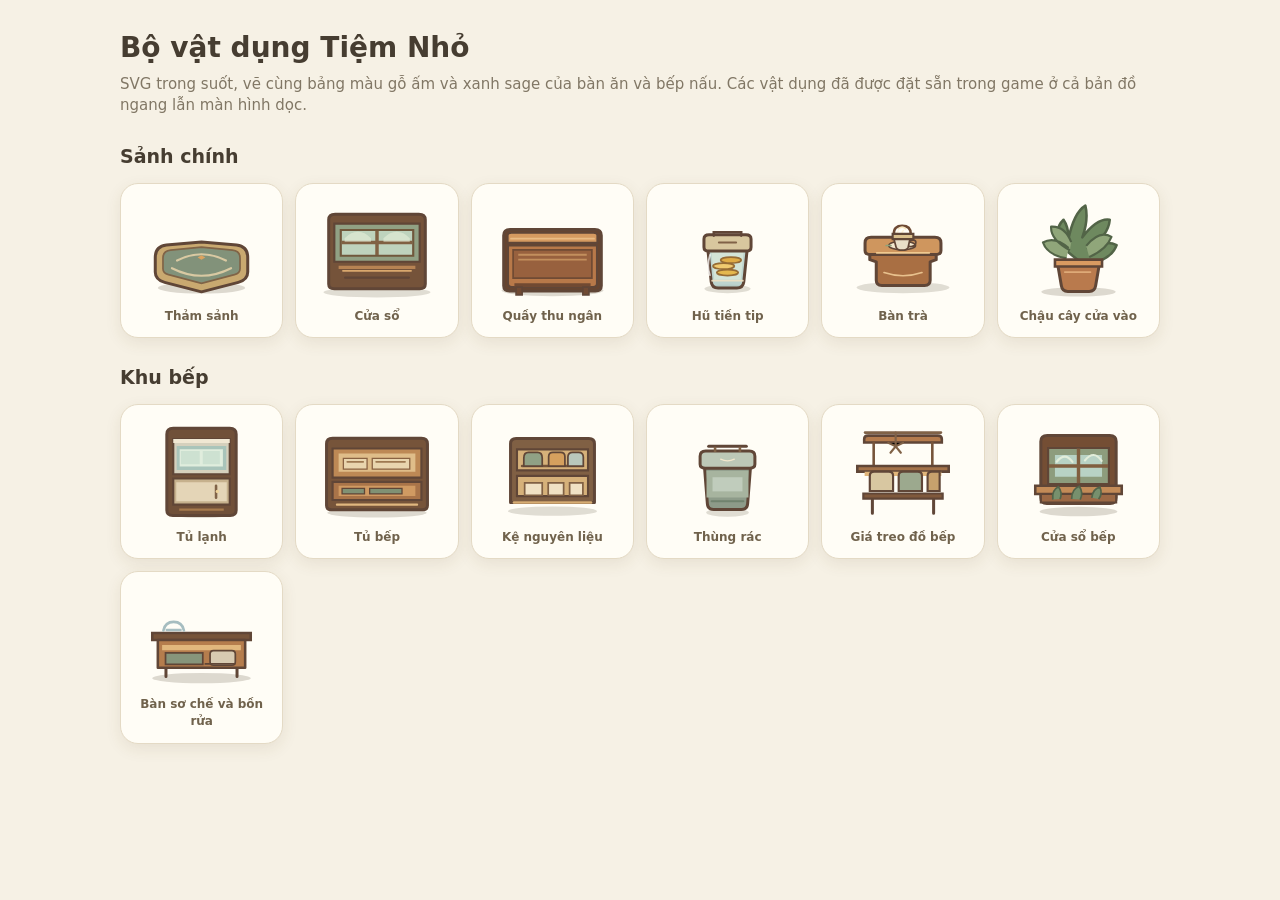
<file: assets/scene-props/index.html>
<!doctype html>
<html lang="vi">
<head>
  <meta charset="utf-8" />
  <meta name="viewport" content="width=device-width,initial-scale=1" />
  <title>Bộ vật dụng Tiệm Nhỏ</title>
  <style>
    * { box-sizing: border-box; }
    body { margin: 0; padding: 28px; color: #463d31; background: #f6f1e5; font: 15px/1.45 system-ui, sans-serif; }
    main { width: min(1040px, 100%); margin: auto; }
    h1 { margin: 0 0 5px; font-size: 28px; }
    p { margin: 0 0 24px; color: #817765; }
    h2 { margin: 26px 0 12px; font-size: 19px; }
    .grid { display: grid; grid-template-columns: repeat(auto-fill, minmax(150px,1fr)); gap: 12px; }
    figure { display: grid; min-height: 154px; margin: 0; padding: 12px; place-items: center; border: 1px solid #e4dac5; border-radius: 18px; background: #fffdf6; box-shadow: 0 5px 16px #5e492318; }
    img { width: 100%; height: 112px; object-fit: contain; }
    figcaption { align-self: end; color: #70624c; font-size: 12px; font-weight: 750; text-align: center; }
    @media(max-width:480px) { body { padding: 16px; } .grid { grid-template-columns: repeat(2,minmax(0,1fr)); } }
  </style>
</head>
<body><main>
  <h1>Bộ vật dụng Tiệm Nhỏ</h1>
  <p>SVG trong suốt, vẽ cùng bảng màu gỗ ấm và xanh sage của bàn ăn và bếp nấu. Các vật dụng đã được đặt sẵn trong game ở cả bản đồ ngang lẫn màn hình dọc.</p>
  <h2>Sảnh chính</h2><section class="grid">
    <figure><img src="foyer-rug.svg" alt="Thảm sảnh"/><figcaption>Thảm sảnh</figcaption></figure>
    <figure><img src="wall-window.svg" alt="Cửa sổ gỗ"/><figcaption>Cửa sổ</figcaption></figure>
    <figure><img src="hall-service-desk.svg" alt="Quầy thu ngân"/><figcaption>Quầy thu ngân</figcaption></figure>
    <figure><img src="tip-jar.svg" alt="Hũ tiền tip"/><figcaption>Hũ tiền tip</figcaption></figure>
    <figure><img src="tea-table.svg" alt="Bàn trà"/><figcaption>Bàn trà</figcaption></figure>
    <figure><img src="entry-planter.svg" alt="Chậu cây"/><figcaption>Chậu cây cửa vào</figcaption></figure>
  </section>
  <h2>Khu bếp</h2><section class="grid">
    <figure><img src="kitchen-refrigerator.svg" alt="Tủ lạnh"/><figcaption>Tủ lạnh</figcaption></figure>
    <figure><img src="kitchen-wall-cabinet.svg" alt="Tủ bếp"/><figcaption>Tủ bếp</figcaption></figure>
    <figure><img src="kitchen-ingredient-shelf.svg" alt="Kệ nguyên liệu"/><figcaption>Kệ nguyên liệu</figcaption></figure>
    <figure><img src="kitchen-waste-bin.svg" alt="Thùng rác"/><figcaption>Thùng rác</figcaption></figure>
    <figure><img src="kitchen-hanging-rack.svg" alt="Giá treo dụng cụ"/><figcaption>Giá treo đồ bếp</figcaption></figure>
    <figure><img src="kitchen-window.svg" alt="Cửa sổ bếp"/><figcaption>Cửa sổ bếp</figcaption></figure>
    <figure><img src="kitchen-prep-sink.svg" alt="Bồn sơ chế"/><figcaption>Bàn sơ chế và bồn rửa</figcaption></figure>
  </section>
</main></body></html>
</file>
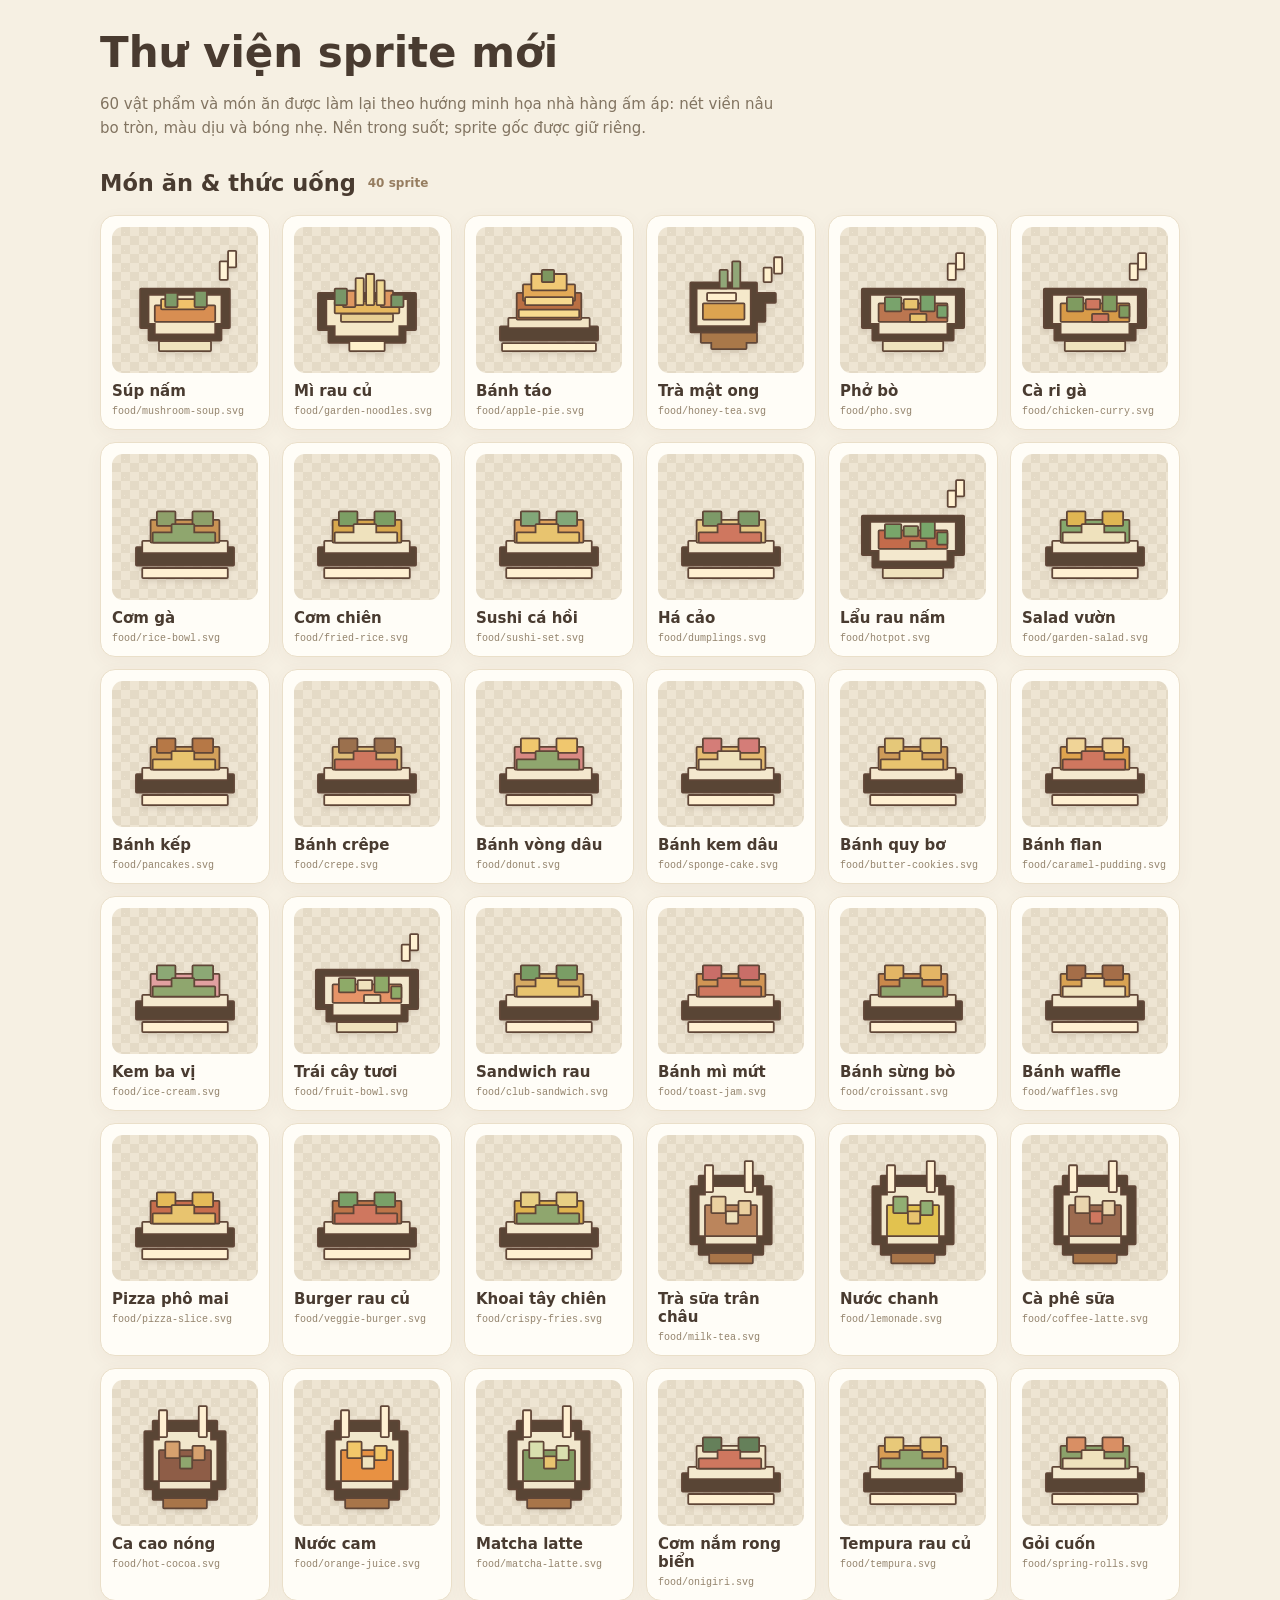
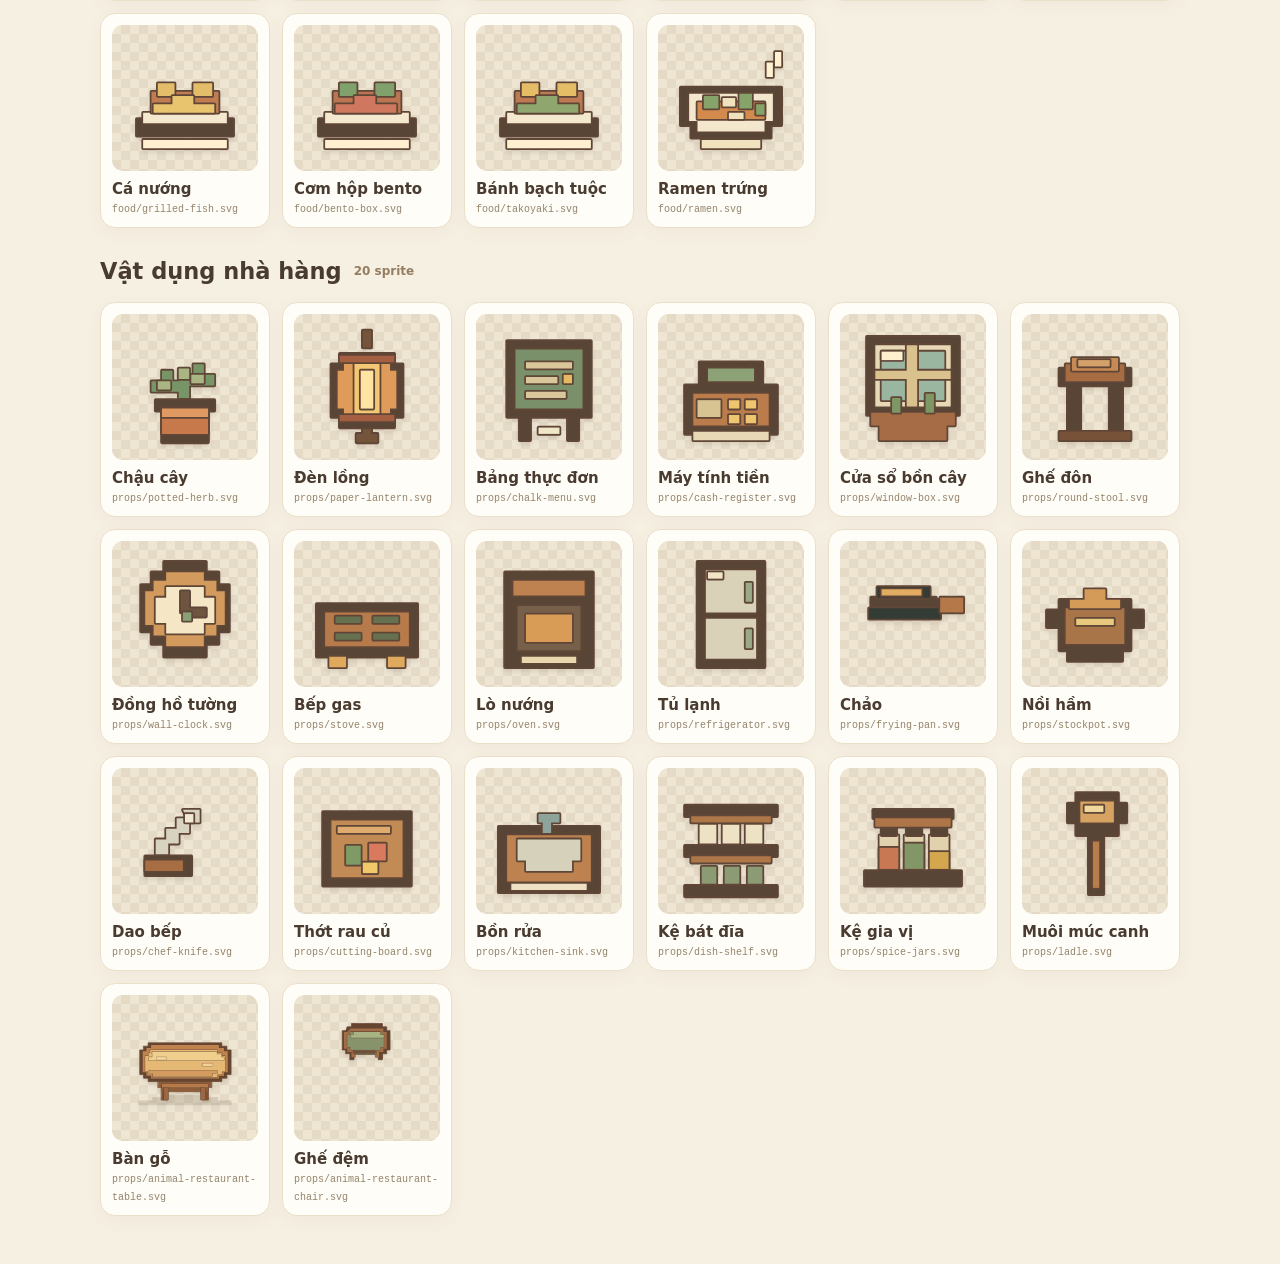
<file: assets/sprite-library-ghibli/index.html>
<!doctype html><html lang="vi"><meta charset="utf-8"><meta name="viewport" content="width=device-width,initial-scale=1"><title>Thư viện sprite — nét minh họa ấm</title><style>*{box-sizing:border-box}body{margin:0;background:#f6f0e3;color:#493b30;font:15px system-ui,Segoe UI,sans-serif}.wrap{max-width:1120px;margin:auto;padding:28px 20px 48px}h1{font-size:clamp(28px,5vw,42px);margin:0}header p{color:#827461;line-height:1.6;max-width:680px}section{margin-top:30px}h2{display:flex;align-items:center;gap:12px}h2 small{font-size:12px;color:#967d60}.grid{display:grid;grid-template-columns:repeat(auto-fill,minmax(145px,1fr));gap:12px}article{padding:11px;background:#fffdf7;border:1px solid #eadfc9;border-radius:15px;box-shadow:0 5px 18px #6046370c}.preview{aspect-ratio:1;display:grid;place-items:center;border-radius:11px;background-color:#eee5d3;background-image:linear-gradient(45deg,#e4dac6 25%,transparent 25%),linear-gradient(-45deg,#e4dac6 25%,transparent 25%),linear-gradient(45deg,transparent 75%,#e4dac6 75%),linear-gradient(-45deg,transparent 75%,#e4dac6 75%);background-size:18px 18px;background-position:0 0,0 9px,9px -9px,-9px 0}.preview img{width:92%;height:92%;object-fit:contain;image-rendering:auto;filter:drop-shadow(0 3px 2px #60463720)}article b{display:block;margin-top:9px}code{font-size:10px;color:#93836c}@media(max-width:500px){.wrap{padding:20px 12px}.grid{grid-template-columns:repeat(2,minmax(0,1fr))}}</style><div class="wrap"><header><h1>Thư viện sprite mới</h1><p>60 vật phẩm và món ăn được làm lại theo hướng minh họa nhà hàng ấm áp: nét viền nâu bo tròn, màu dịu và bóng nhẹ. Nền trong suốt; sprite gốc được giữ riêng.</p></header><section><h2>Món ăn & thức uống <small>40 sprite</small></h2><div class="grid"><article><div class="preview"><img src="food/mushroom-soup.svg" alt="Súp nấm"></div><b>Súp nấm</b><code>food/mushroom-soup.svg</code></article><article><div class="preview"><img src="food/garden-noodles.svg" alt="Mì rau củ"></div><b>Mì rau củ</b><code>food/garden-noodles.svg</code></article><article><div class="preview"><img src="food/apple-pie.svg" alt="Bánh táo"></div><b>Bánh táo</b><code>food/apple-pie.svg</code></article><article><div class="preview"><img src="food/honey-tea.svg" alt="Trà mật ong"></div><b>Trà mật ong</b><code>food/honey-tea.svg</code></article><article><div class="preview"><img src="food/pho.svg" alt="Phở bò"></div><b>Phở bò</b><code>food/pho.svg</code></article><article><div class="preview"><img src="food/chicken-curry.svg" alt="Cà ri gà"></div><b>Cà ri gà</b><code>food/chicken-curry.svg</code></article><article><div class="preview"><img src="food/rice-bowl.svg" alt="Cơm gà"></div><b>Cơm gà</b><code>food/rice-bowl.svg</code></article><article><div class="preview"><img src="food/fried-rice.svg" alt="Cơm chiên"></div><b>Cơm chiên</b><code>food/fried-rice.svg</code></article><article><div class="preview"><img src="food/sushi-set.svg" alt="Sushi cá hồi"></div><b>Sushi cá hồi</b><code>food/sushi-set.svg</code></article><article><div class="preview"><img src="food/dumplings.svg" alt="Há cảo"></div><b>Há cảo</b><code>food/dumplings.svg</code></article><article><div class="preview"><img src="food/hotpot.svg" alt="Lẩu rau nấm"></div><b>Lẩu rau nấm</b><code>food/hotpot.svg</code></article><article><div class="preview"><img src="food/garden-salad.svg" alt="Salad vườn"></div><b>Salad vườn</b><code>food/garden-salad.svg</code></article><article><div class="preview"><img src="food/pancakes.svg" alt="Bánh kếp"></div><b>Bánh kếp</b><code>food/pancakes.svg</code></article><article><div class="preview"><img src="food/crepe.svg" alt="Bánh crêpe"></div><b>Bánh crêpe</b><code>food/crepe.svg</code></article><article><div class="preview"><img src="food/donut.svg" alt="Bánh vòng dâu"></div><b>Bánh vòng dâu</b><code>food/donut.svg</code></article><article><div class="preview"><img src="food/sponge-cake.svg" alt="Bánh kem dâu"></div><b>Bánh kem dâu</b><code>food/sponge-cake.svg</code></article><article><div class="preview"><img src="food/butter-cookies.svg" alt="Bánh quy bơ"></div><b>Bánh quy bơ</b><code>food/butter-cookies.svg</code></article><article><div class="preview"><img src="food/caramel-pudding.svg" alt="Bánh flan"></div><b>Bánh flan</b><code>food/caramel-pudding.svg</code></article><article><div class="preview"><img src="food/ice-cream.svg" alt="Kem ba vị"></div><b>Kem ba vị</b><code>food/ice-cream.svg</code></article><article><div class="preview"><img src="food/fruit-bowl.svg" alt="Trái cây tươi"></div><b>Trái cây tươi</b><code>food/fruit-bowl.svg</code></article><article><div class="preview"><img src="food/club-sandwich.svg" alt="Sandwich rau"></div><b>Sandwich rau</b><code>food/club-sandwich.svg</code></article><article><div class="preview"><img src="food/toast-jam.svg" alt="Bánh mì mứt"></div><b>Bánh mì mứt</b><code>food/toast-jam.svg</code></article><article><div class="preview"><img src="food/croissant.svg" alt="Bánh sừng bò"></div><b>Bánh sừng bò</b><code>food/croissant.svg</code></article><article><div class="preview"><img src="food/waffles.svg" alt="Bánh waffle"></div><b>Bánh waffle</b><code>food/waffles.svg</code></article><article><div class="preview"><img src="food/pizza-slice.svg" alt="Pizza phô mai"></div><b>Pizza phô mai</b><code>food/pizza-slice.svg</code></article><article><div class="preview"><img src="food/veggie-burger.svg" alt="Burger rau củ"></div><b>Burger rau củ</b><code>food/veggie-burger.svg</code></article><article><div class="preview"><img src="food/crispy-fries.svg" alt="Khoai tây chiên"></div><b>Khoai tây chiên</b><code>food/crispy-fries.svg</code></article><article><div class="preview"><img src="food/milk-tea.svg" alt="Trà sữa trân châu"></div><b>Trà sữa trân châu</b><code>food/milk-tea.svg</code></article><article><div class="preview"><img src="food/lemonade.svg" alt="Nước chanh"></div><b>Nước chanh</b><code>food/lemonade.svg</code></article><article><div class="preview"><img src="food/coffee-latte.svg" alt="Cà phê sữa"></div><b>Cà phê sữa</b><code>food/coffee-latte.svg</code></article><article><div class="preview"><img src="food/hot-cocoa.svg" alt="Ca cao nóng"></div><b>Ca cao nóng</b><code>food/hot-cocoa.svg</code></article><article><div class="preview"><img src="food/orange-juice.svg" alt="Nước cam"></div><b>Nước cam</b><code>food/orange-juice.svg</code></article><article><div class="preview"><img src="food/matcha-latte.svg" alt="Matcha latte"></div><b>Matcha latte</b><code>food/matcha-latte.svg</code></article><article><div class="preview"><img src="food/onigiri.svg" alt="Cơm nắm rong biển"></div><b>Cơm nắm rong biển</b><code>food/onigiri.svg</code></article><article><div class="preview"><img src="food/tempura.svg" alt="Tempura rau củ"></div><b>Tempura rau củ</b><code>food/tempura.svg</code></article><article><div class="preview"><img src="food/spring-rolls.svg" alt="Gỏi cuốn"></div><b>Gỏi cuốn</b><code>food/spring-rolls.svg</code></article><article><div class="preview"><img src="food/grilled-fish.svg" alt="Cá nướng"></div><b>Cá nướng</b><code>food/grilled-fish.svg</code></article><article><div class="preview"><img src="food/bento-box.svg" alt="Cơm hộp bento"></div><b>Cơm hộp bento</b><code>food/bento-box.svg</code></article><article><div class="preview"><img src="food/takoyaki.svg" alt="Bánh bạch tuộc"></div><b>Bánh bạch tuộc</b><code>food/takoyaki.svg</code></article><article><div class="preview"><img src="food/ramen.svg" alt="Ramen trứng"></div><b>Ramen trứng</b><code>food/ramen.svg</code></article></div></section><section><h2>Vật dụng nhà hàng <small>20 sprite</small></h2><div class="grid"><article><div class="preview"><img src="props/potted-herb.svg" alt="Chậu cây"></div><b>Chậu cây</b><code>props/potted-herb.svg</code></article><article><div class="preview"><img src="props/paper-lantern.svg" alt="Đèn lồng"></div><b>Đèn lồng</b><code>props/paper-lantern.svg</code></article><article><div class="preview"><img src="props/chalk-menu.svg" alt="Bảng thực đơn"></div><b>Bảng thực đơn</b><code>props/chalk-menu.svg</code></article><article><div class="preview"><img src="props/cash-register.svg" alt="Máy tính tiền"></div><b>Máy tính tiền</b><code>props/cash-register.svg</code></article><article><div class="preview"><img src="props/window-box.svg" alt="Cửa sổ bồn cây"></div><b>Cửa sổ bồn cây</b><code>props/window-box.svg</code></article><article><div class="preview"><img src="props/round-stool.svg" alt="Ghế đôn"></div><b>Ghế đôn</b><code>props/round-stool.svg</code></article><article><div class="preview"><img src="props/wall-clock.svg" alt="Đồng hồ tường"></div><b>Đồng hồ tường</b><code>props/wall-clock.svg</code></article><article><div class="preview"><img src="props/stove.svg" alt="Bếp gas"></div><b>Bếp gas</b><code>props/stove.svg</code></article><article><div class="preview"><img src="props/oven.svg" alt="Lò nướng"></div><b>Lò nướng</b><code>props/oven.svg</code></article><article><div class="preview"><img src="props/refrigerator.svg" alt="Tủ lạnh"></div><b>Tủ lạnh</b><code>props/refrigerator.svg</code></article><article><div class="preview"><img src="props/frying-pan.svg" alt="Chảo"></div><b>Chảo</b><code>props/frying-pan.svg</code></article><article><div class="preview"><img src="props/stockpot.svg" alt="Nồi hầm"></div><b>Nồi hầm</b><code>props/stockpot.svg</code></article><article><div class="preview"><img src="props/chef-knife.svg" alt="Dao bếp"></div><b>Dao bếp</b><code>props/chef-knife.svg</code></article><article><div class="preview"><img src="props/cutting-board.svg" alt="Thớt rau củ"></div><b>Thớt rau củ</b><code>props/cutting-board.svg</code></article><article><div class="preview"><img src="props/kitchen-sink.svg" alt="Bồn rửa"></div><b>Bồn rửa</b><code>props/kitchen-sink.svg</code></article><article><div class="preview"><img src="props/dish-shelf.svg" alt="Kệ bát đĩa"></div><b>Kệ bát đĩa</b><code>props/dish-shelf.svg</code></article><article><div class="preview"><img src="props/spice-jars.svg" alt="Kệ gia vị"></div><b>Kệ gia vị</b><code>props/spice-jars.svg</code></article><article><div class="preview"><img src="props/ladle.svg" alt="Muôi múc canh"></div><b>Muôi múc canh</b><code>props/ladle.svg</code></article><article><div class="preview"><img src="props/animal-restaurant-table.svg" alt="Bàn gỗ"></div><b>Bàn gỗ</b><code>props/animal-restaurant-table.svg</code></article><article><div class="preview"><img src="props/animal-restaurant-chair.svg" alt="Ghế đệm"></div><b>Ghế đệm</b><code>props/animal-restaurant-chair.svg</code></article></div></section></div></html>
</file>
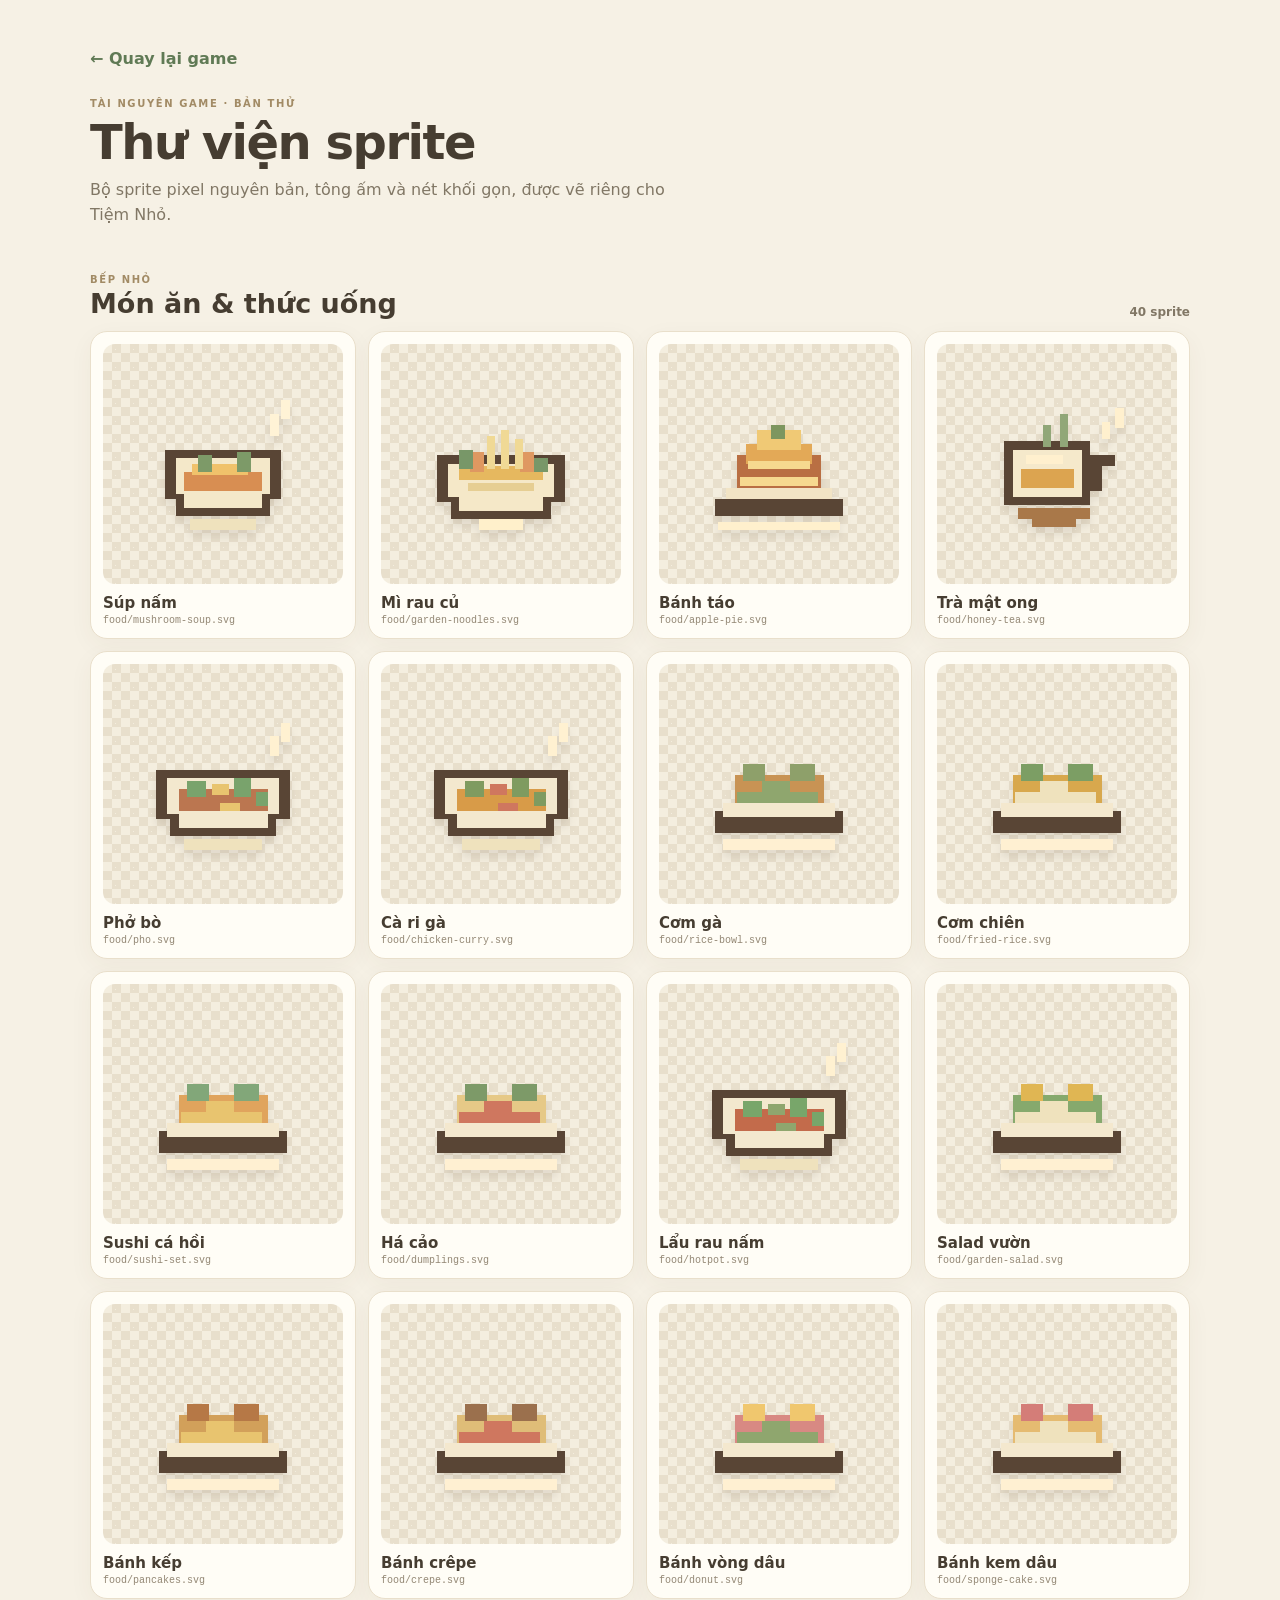
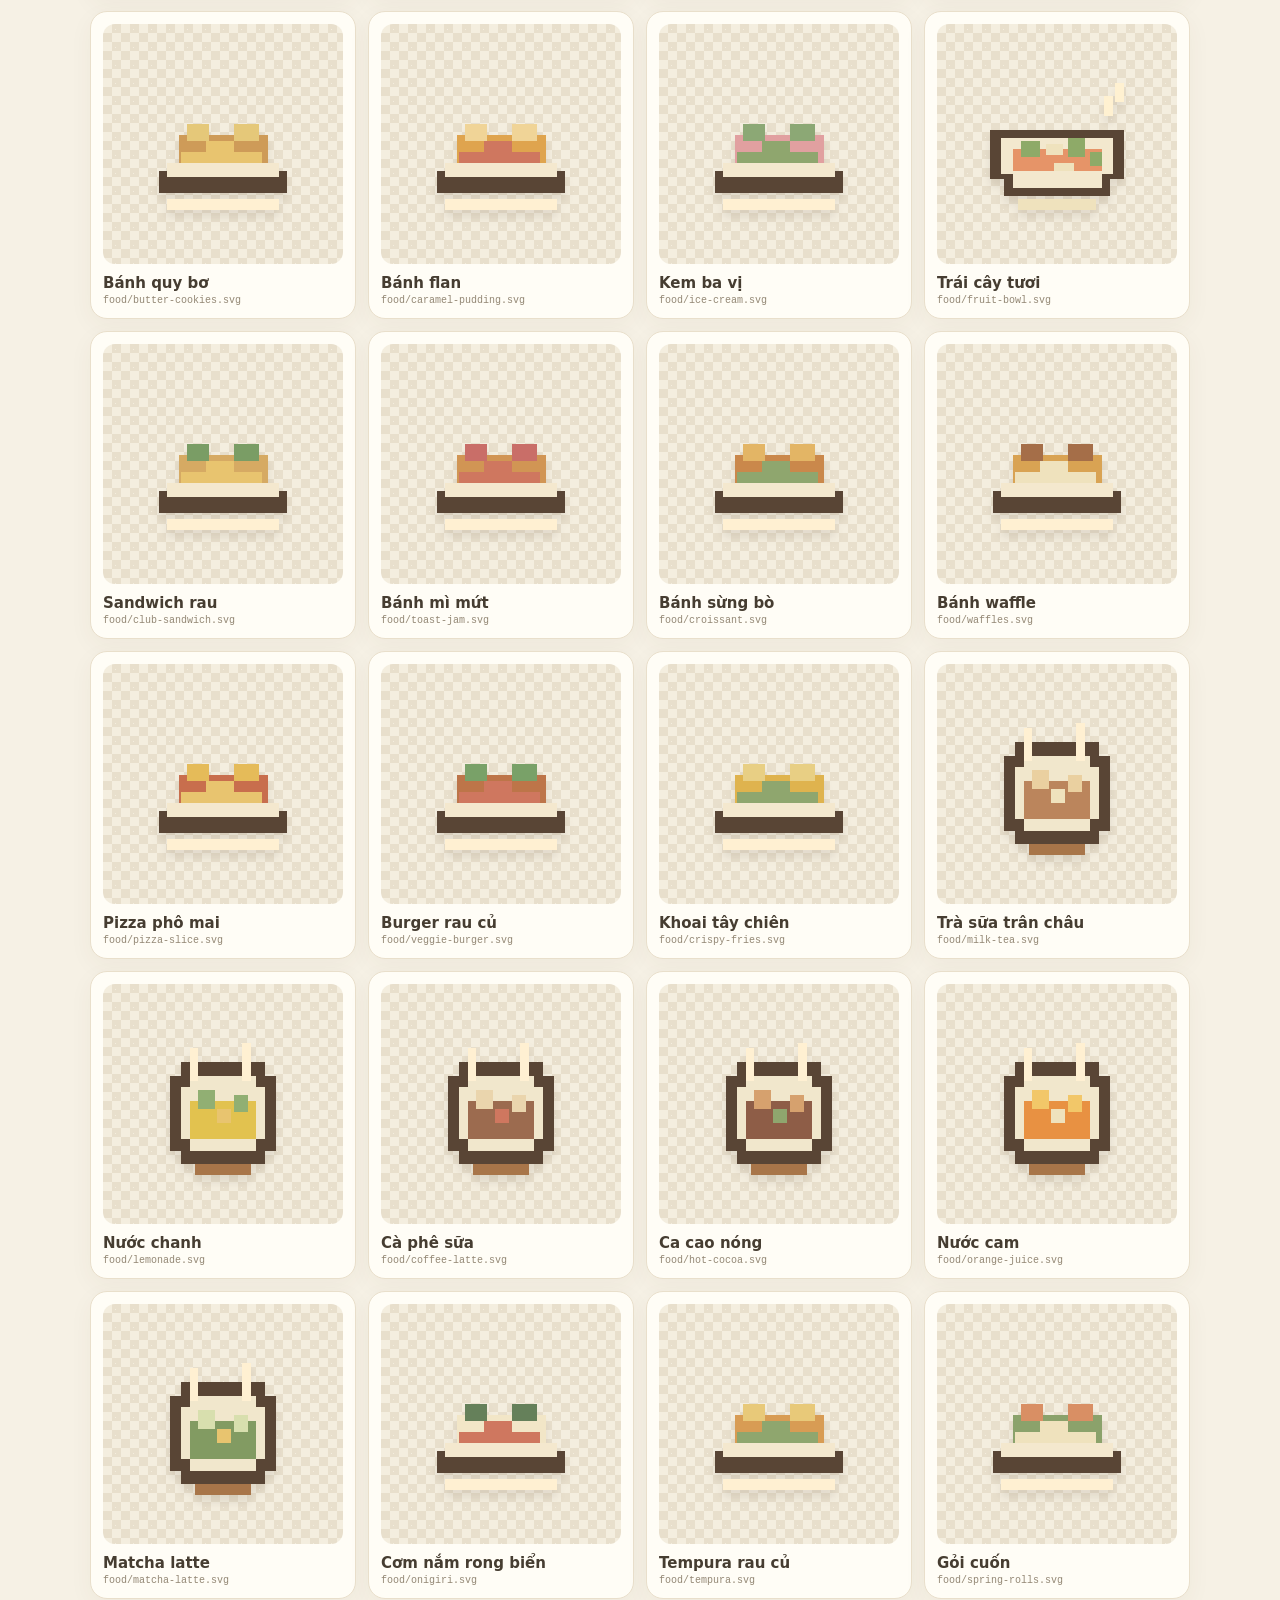
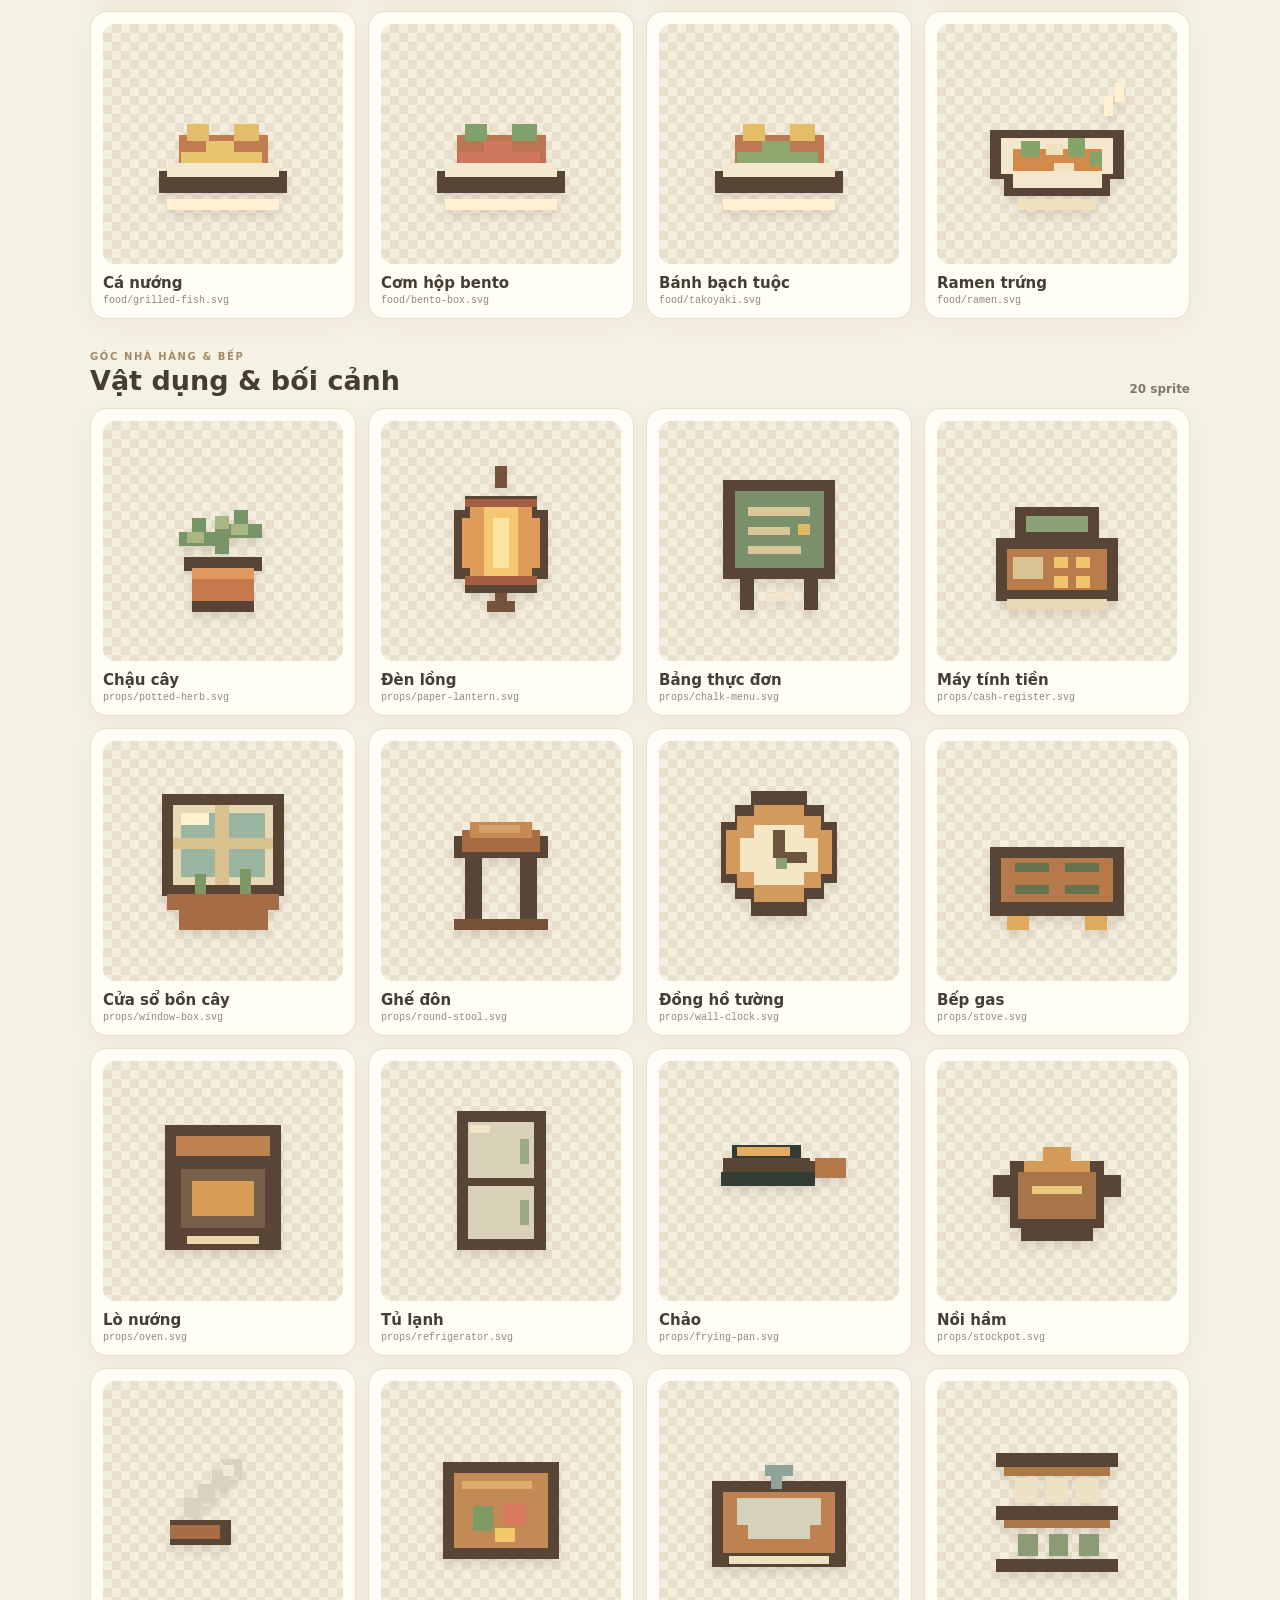
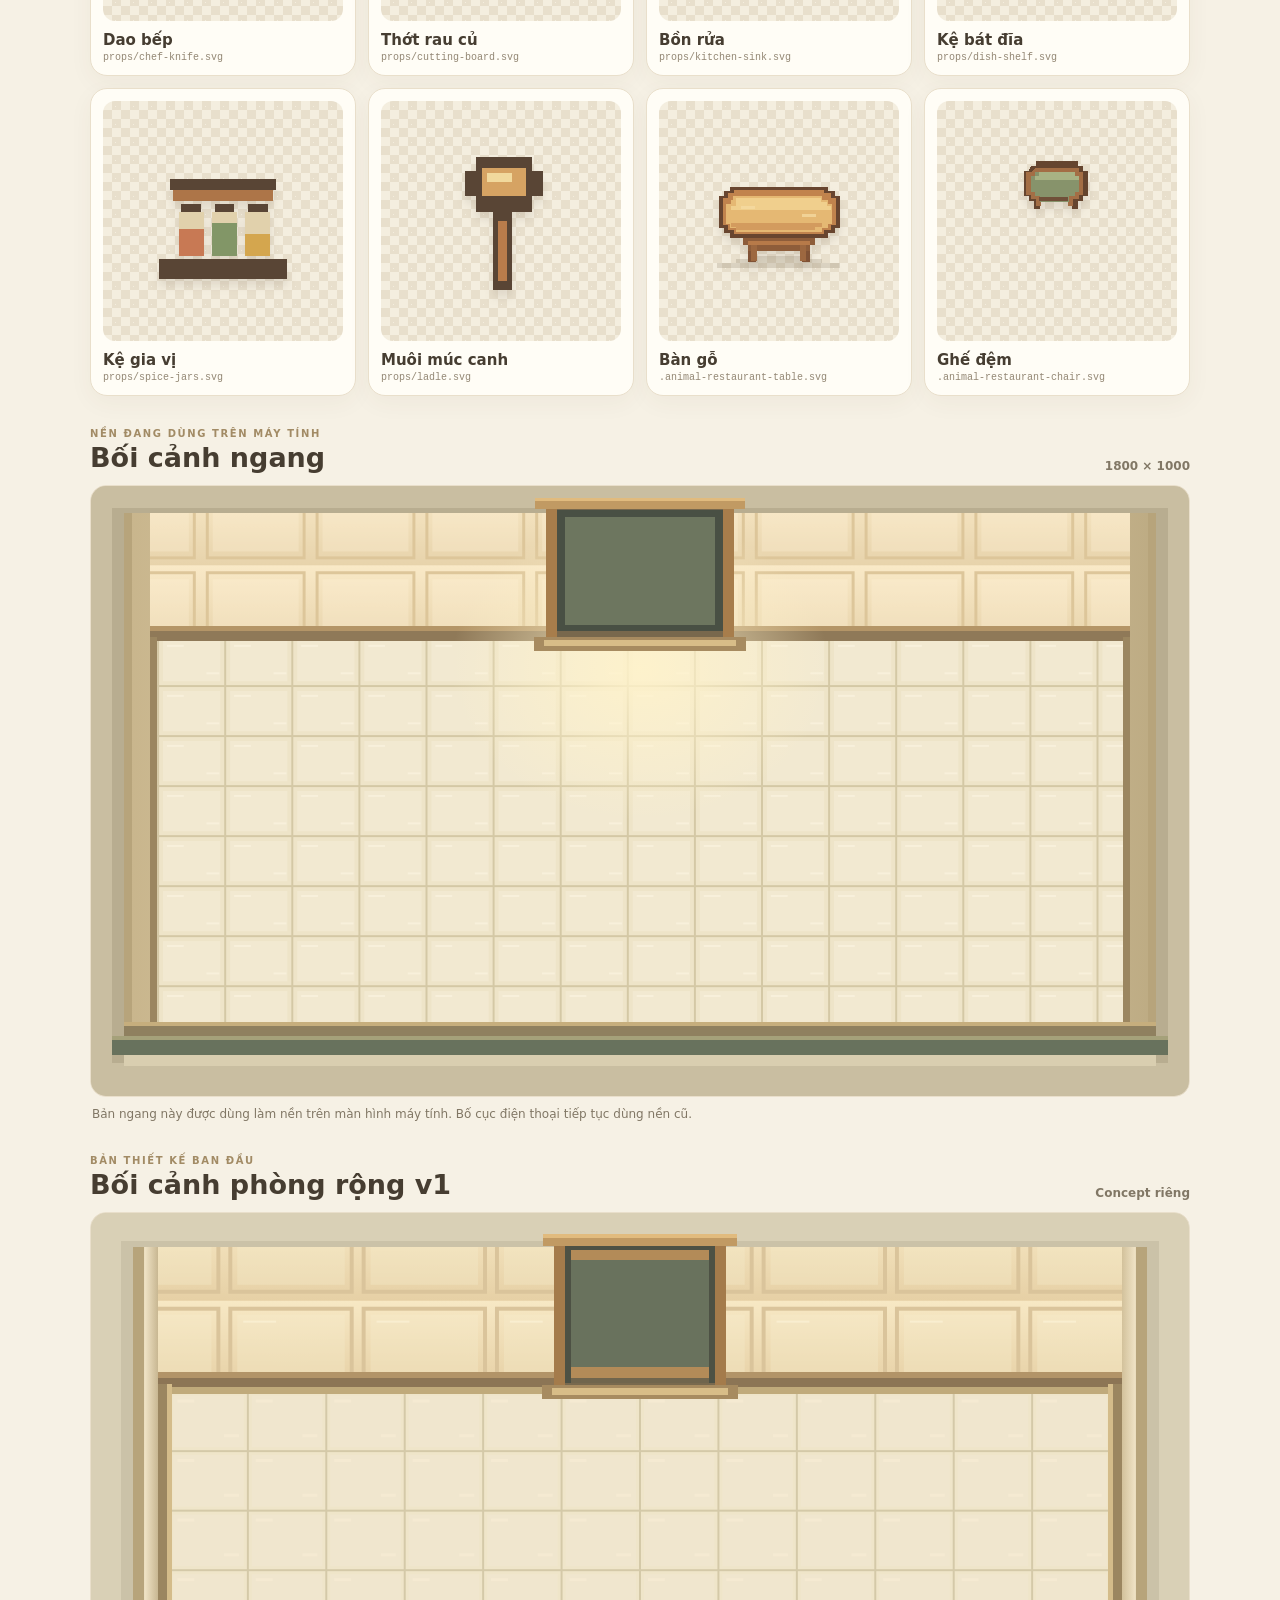
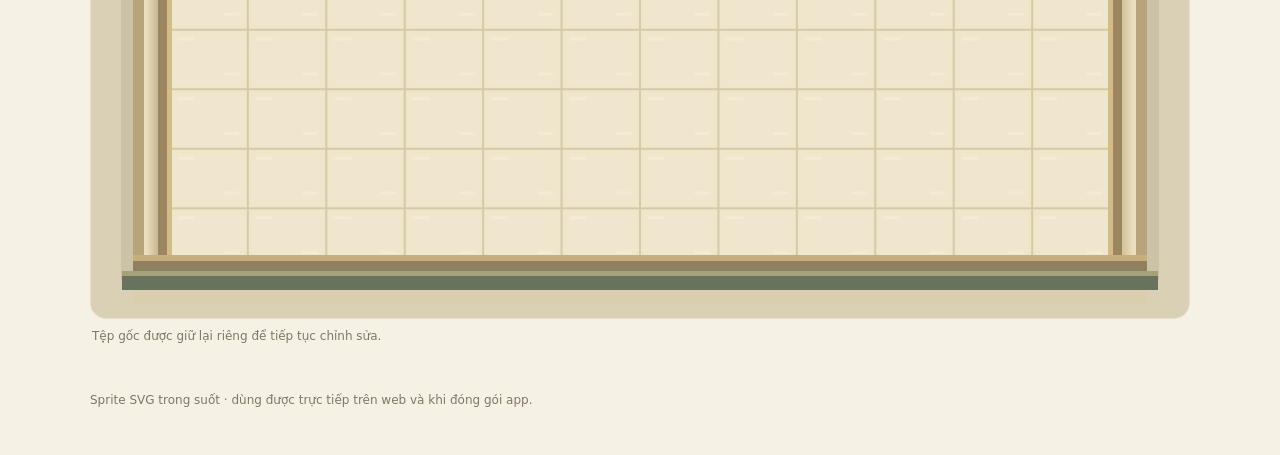
<file: assets/sprite-library/index.html>
<!doctype html>
<html lang="vi">
<head>
  <meta charset="UTF-8">
  <meta name="viewport" content="width=device-width, initial-scale=1, viewport-fit=cover">
  <meta name="theme-color" content="#f5efdf">
  <title>Thư viện sprite — Tiệm Nhỏ</title>
  <link rel="stylesheet" href="./library.css">
  <script src="./catalog.js" defer></script>
</head>
<body>
  <main class="library">
    <header class="library-header">
      <a class="back-link" href="../../index.html">← Quay lại game</a>
      <p class="eyebrow">TÀI NGUYÊN GAME · BẢN THỬ</p>
      <h1>Thư viện sprite</h1>
      <p class="intro">Bộ sprite pixel nguyên bản, tông ấm và nét khối gọn, được vẽ riêng cho Tiệm Nhỏ.</p>
    </header>
    <section aria-labelledby="food-title">
      <div class="section-title"><div><p class="eyebrow">BẾP NHỎ</p><h2 id="food-title">Món ăn & thức uống</h2></div><span id="food-grid-count"></span></div>
      <div class="sprite-grid" id="food-grid"></div>
    </section>
    <section aria-labelledby="props-title">
      <div class="section-title"><div><p class="eyebrow">GÓC NHÀ HÀNG & BẾP</p><h2 id="props-title">Vật dụng & bối cảnh</h2></div><span id="props-grid-count"></span></div>
      <div class="sprite-grid" id="props-grid"></div>
    </section>
    <section aria-labelledby="room-title">
      <div class="section-title"><div><p class="eyebrow">NỀN ĐANG DÙNG TRÊN MÁY TÍNH</p><h2 id="room-title">Bối cảnh ngang</h2></div><span>1800 × 1000</span></div>
      <a class="background-preview" href="../background-concepts/restaurant-wide-v2.svg" target="_blank" rel="noreferrer"><img src="../background-concepts/restaurant-wide-v2.svg" alt="Bối cảnh nhà hàng dạng ngang, có cửa ở giữa và sàn rộng"></a>
      <p class="background-note">Bản ngang này được dùng làm nền trên màn hình máy tính. Bố cục điện thoại tiếp tục dùng nền cũ.</p>
    </section>
    <section aria-labelledby="room-v1-title">
      <div class="section-title"><div><p class="eyebrow">BẢN THIẾT KẾ BAN ĐẦU</p><h2 id="room-v1-title">Bối cảnh phòng rộng v1</h2></div><span>Concept riêng</span></div>
      <a class="background-preview" href="../background-concepts/open-room-v1.svg" target="_blank" rel="noreferrer"><img src="../background-concepts/open-room-v1.svg" alt="Bản concept phòng nhà hàng rộng, nền gạch và cửa vào; chưa dùng trong game"></a>
      <p class="background-note">Tệp gốc được giữ lại riêng để tiếp tục chỉnh sửa.</p>
    </section>
    <footer>Sprite SVG trong suốt · dùng được trực tiếp trên web và khi đóng gói app.</footer>
  </main>
</body>
</html>
</file>
<file: assets/sprite-library/library.css>
:root{font-family:system-ui,"Segoe UI",sans-serif;color:#463d31;background:#f6f1e5;font-synthesis:none;text-rendering:optimizeLegibility;-webkit-font-smoothing:antialiased}*{box-sizing:border-box}body{margin:0;min-width:320px}.library{width:min(1100px,calc(100% - 40px));margin:0 auto;padding:32px 0 max(32px,env(safe-area-inset-bottom))}.library-header{padding:4px 0 26px}.back-link{display:inline-flex;min-height:44px;align-items:center;color:#607a55;text-decoration:none;font-weight:800}.eyebrow{margin:18px 0 5px;color:#a28b65;font-size:10px;font-weight:900;letter-spacing:1.6px}.library h1{margin:0;font-size:clamp(30px,6vw,48px);letter-spacing:-1.5px}.intro{max-width:600px;margin:8px 0 0;color:#817765;line-height:1.55}.library section{margin:20px 0 32px}.section-title{display:flex;justify-content:space-between;align-items:end;margin-bottom:12px}.section-title .eyebrow{margin:0 0 3px}.section-title h2{margin:0;font-size:clamp(20px,4vw,27px)}.section-title>span{color:#817765;font-size:12px;font-weight:800}.sprite-grid{display:grid;grid-template-columns:repeat(4,minmax(0,1fr));gap:12px}.sprite-card{min-width:0;padding:12px;border:1px solid #e9dfcb;border-radius:17px;background:#fffdf6;box-shadow:0 7px 24px #5e492b0c}.preview{display:grid;aspect-ratio:1;place-items:center;border-radius:12px;background-color:#f4eedf;background-image:linear-gradient(45deg,#e8dfcc 25%,transparent 25%),linear-gradient(-45deg,#e8dfcc 25%,transparent 25%),linear-gradient(45deg,transparent 75%,#e8dfcc 75%),linear-gradient(-45deg,transparent 75%,#e8dfcc 75%);background-size:18px 18px;background-position:0 0,0 9px,9px -9px,-9px 0}.preview img{width:74%;height:74%;image-rendering:pixelated;filter:drop-shadow(0 7px 4px #574b3520)}.sprite-card h3{margin:10px 0 3px;font-size:15px}.sprite-card code{display:block;overflow:hidden;color:#938774;font-size:10px;text-overflow:ellipsis;white-space:nowrap}.existing{border-style:dashed}.background-preview{display:block;overflow:hidden;border:1px solid #e9dfcb;border-radius:16px;background-color:#e8dfcc;background-image:linear-gradient(45deg,#dcd2bd 25%,transparent 25%),linear-gradient(-45deg,#dcd2bd 25%,transparent 25%),linear-gradient(45deg,transparent 75%,#dcd2bd 75%),linear-gradient(-45deg,transparent 75%,#dcd2bd 75%);background-size:20px 20px;background-position:0 0,0 10px,10px -10px,-10px 0}.background-preview img{display:block;width:100%;height:auto}.background-note{margin:8px 2px 0;color:#817765;font-size:12px;line-height:1.5}footer{padding:16px 0;color:#817765;font-size:12px}@media(max-width:760px){.library{width:calc(100% - 24px);padding-top:16px}.sprite-grid{grid-template-columns:repeat(2,minmax(0,1fr));gap:9px}.sprite-card{padding:9px;border-radius:14px}.sprite-card h3{font-size:14px}}@media(min-width:761px) and (max-width:960px){.sprite-grid{grid-template-columns:repeat(3,minmax(0,1fr))}}
</file>
